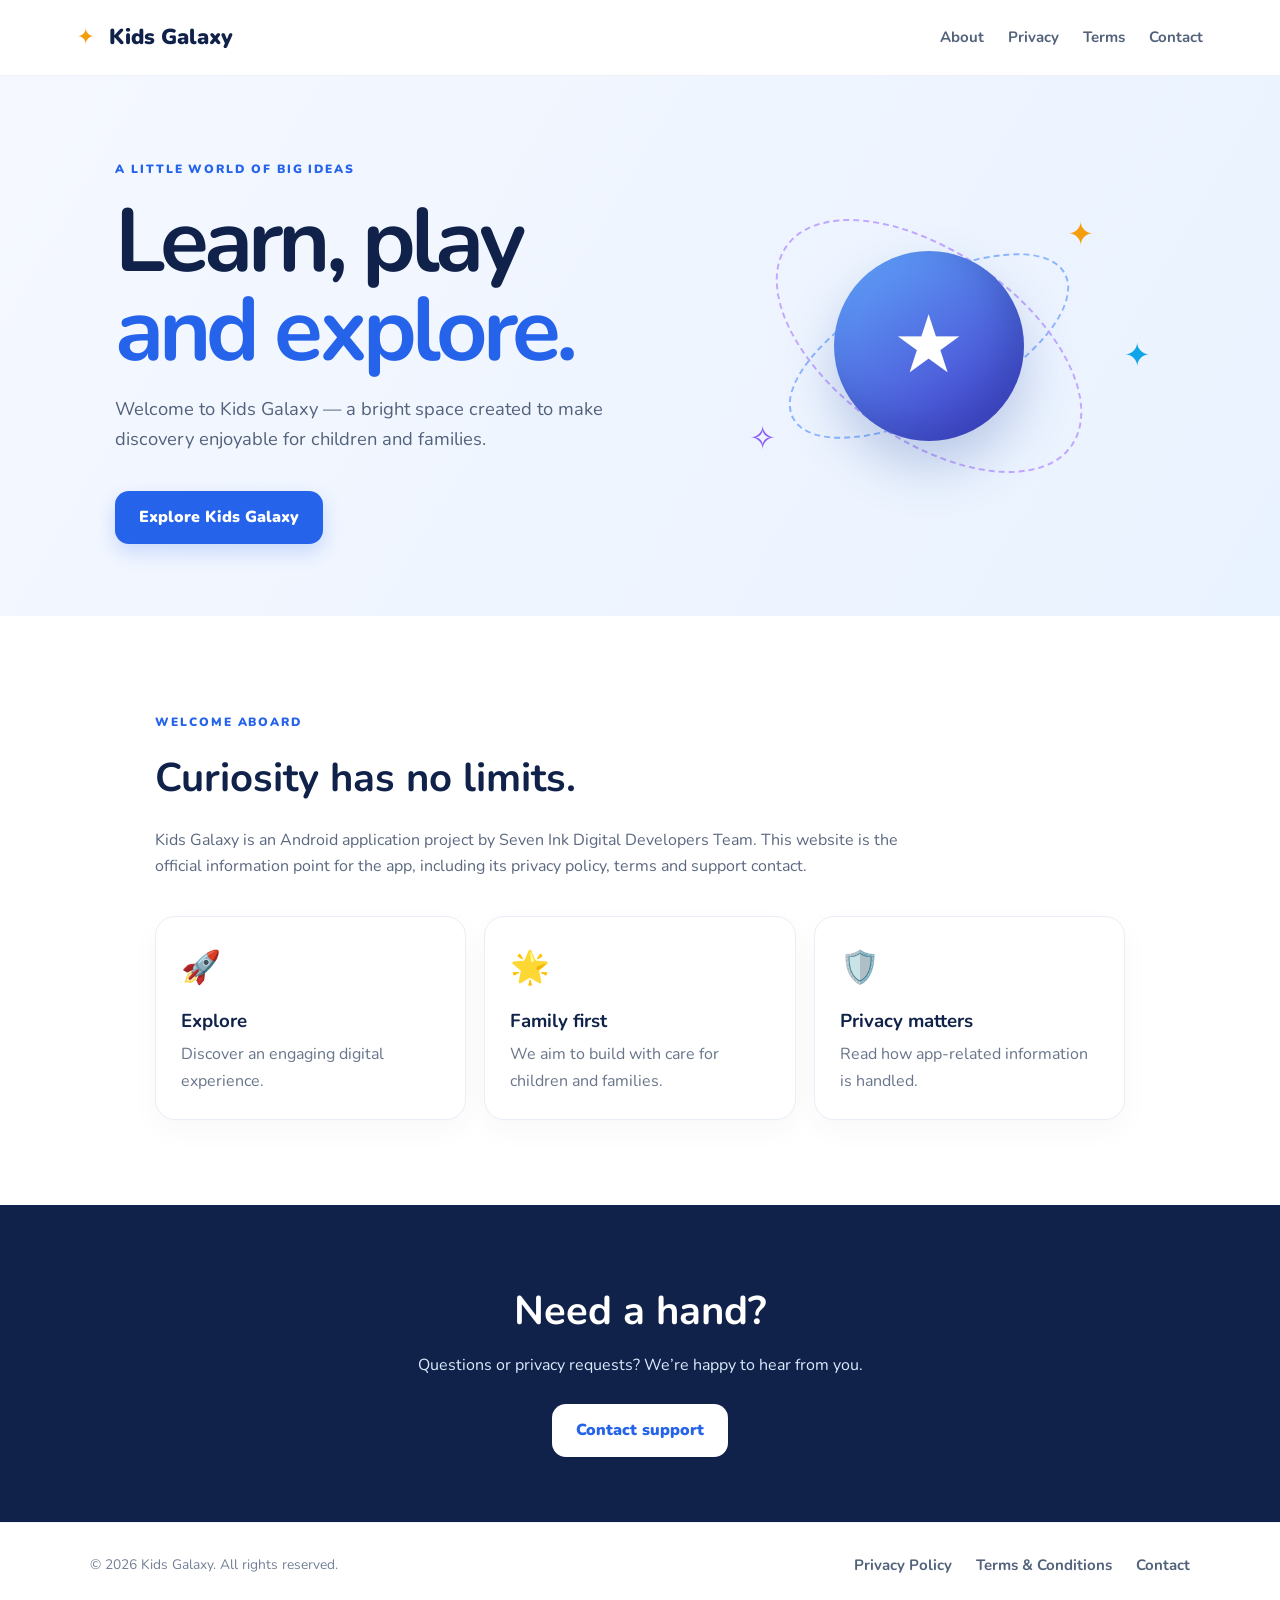
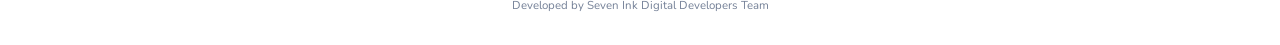
<file: index.html>
<!doctype html>
<html lang="en">
<head>
<meta charset="utf-8"><meta name="viewport" content="width=device-width, initial-scale=1">
<meta name="description" content="Kids Galaxy — a fun, family-friendly learning experience for curious young minds.">
<meta name="theme-color" content="#2563eb">
<title>Kids Galaxy | Learn, Play & Explore</title>
<link rel="stylesheet" href="style.css">
</head>
<body>
<header class="site-header"><a class="brand" href="index.html"><span class="brand-mark">✦</span> Kids Galaxy</a><nav><a href="#about">About</a><a href="privacy-policy.html">Privacy</a><a href="terms.html">Terms</a><a href="contact.html">Contact</a></nav></header>
<main>
<section class="hero"><div class="hero-copy"><p class="eyebrow">A LITTLE WORLD OF BIG IDEAS</p><h1>Learn, play<br><span>and explore.</span></h1><p class="lead">Welcome to Kids Galaxy — a bright space created to make discovery enjoyable for children and families.</p><a class="button" href="#about">Explore Kids Galaxy</a></div><div class="hero-art" aria-hidden="true"><div class="planet">★</div><div class="orbit orbit-one"></div><div class="orbit orbit-two"></div><span class="spark s1">✦</span><span class="spark s2">✧</span><span class="spark s3">✦</span></div></section>
<section id="about" class="section"><p class="eyebrow">WELCOME ABOARD</p><h2>Curiosity has no limits.</h2><p>Kids Galaxy is an Android application project by Seven Ink Digital Developers Team. This website is the official information point for the app, including its privacy policy, terms and support contact.</p><div class="tiles"><article><span>🚀</span><h3>Explore</h3><p>Discover an engaging digital experience.</p></article><article><span>🌟</span><h3>Family first</h3><p>We aim to build with care for children and families.</p></article><article><span>🛡️</span><h3>Privacy matters</h3><p>Read how app-related information is handled.</p></article></div></section>
<section class="cta"><h2>Need a hand?</h2><p>Questions or privacy requests? We’re happy to hear from you.</p><a href="mailto:seveninkdigitaldevelopers@gmail.com" class="button button-light">Contact support</a></section>
</main>
<footer><span>© 2026 Kids Galaxy. All rights reserved.</span><div><a href="privacy-policy.html">Privacy Policy</a><a href="terms.html">Terms & Conditions</a><a href="contact.html">Contact</a></div><small>Developed by Seven Ink Digital Developers Team</small></footer>
</body></html>
</file>
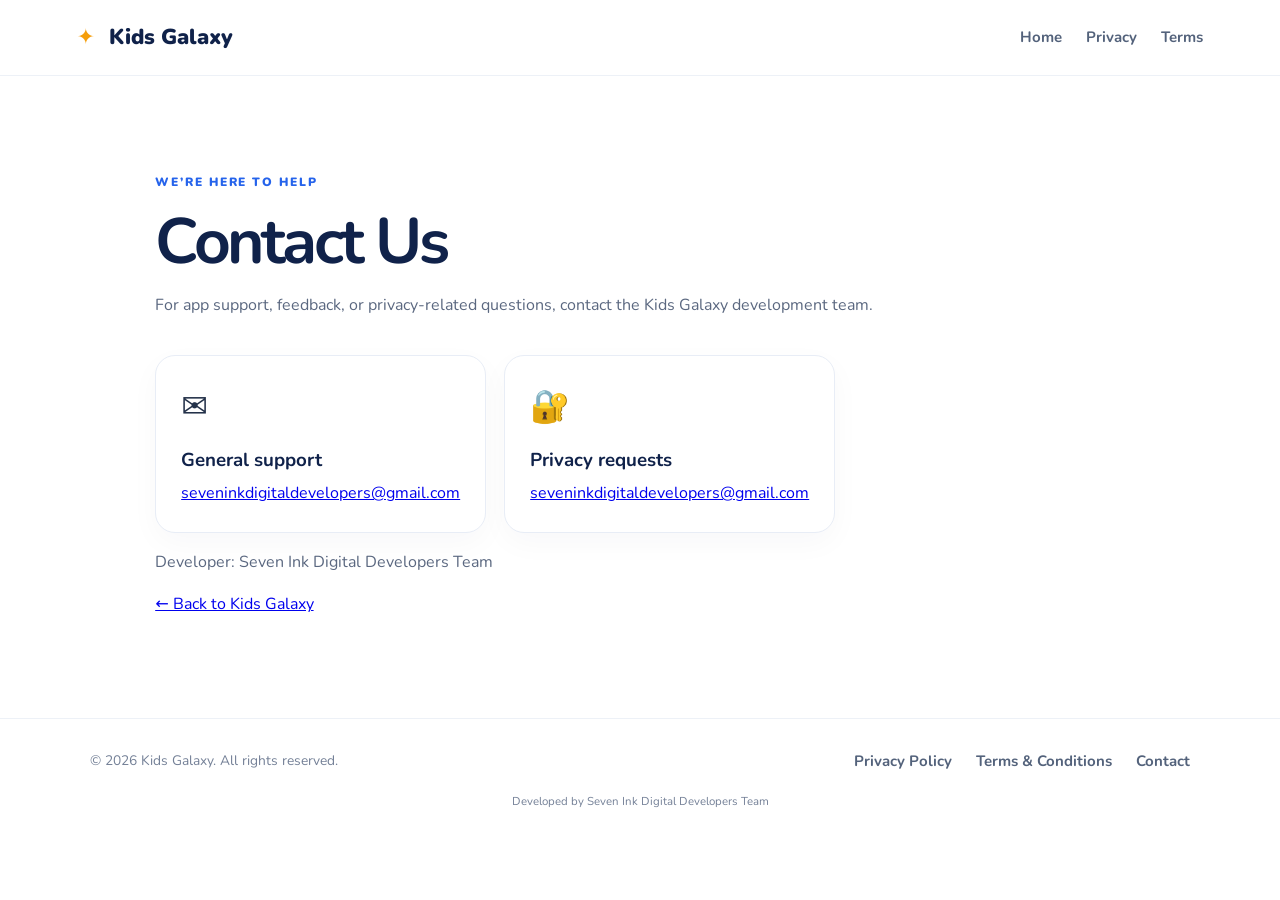
<file: contact.html>
<!doctype html><html lang="en"><head><meta charset="utf-8"><meta name="viewport" content="width=device-width,initial-scale=1"><title>Contact | Kids Galaxy</title><link rel="stylesheet" href="style.css"></head><body><header class="site-header"><a class="brand" href="index.html"><span class="brand-mark">✦</span> Kids Galaxy</a><nav><a href="index.html">Home</a><a href="privacy-policy.html">Privacy</a><a href="terms.html">Terms</a></nav></header><main class="section"><p class="eyebrow">WE’RE HERE TO HELP</p><h1 style="font-size:clamp(2.5rem,6vw,4rem)">Contact Us</h1><p>For app support, feedback, or privacy-related questions, contact the Kids Galaxy development team.</p><div class="tiles"><article><span>✉️</span><h3>General support</h3><p><a href="mailto:seveninkdigitaldevelopers@gmail.com">seveninkdigitaldevelopers@gmail.com</a></p></article><article><span>🔐</span><h3>Privacy requests</h3><p><a href="mailto:seveninkdigitaldevelopers@gmail.com">seveninkdigitaldevelopers@gmail.com</a></p></article></div><p>Developer: Seven Ink Digital Developers Team</p><p><a href="index.html">← Back to Kids Galaxy</a></p></main><footer><span>© 2026 Kids Galaxy. All rights reserved.</span><div><a href="privacy-policy.html">Privacy Policy</a><a href="terms.html">Terms & Conditions</a><a href="contact.html">Contact</a></div><small>Developed by Seven Ink Digital Developers Team</small></footer></body></html>
</file>
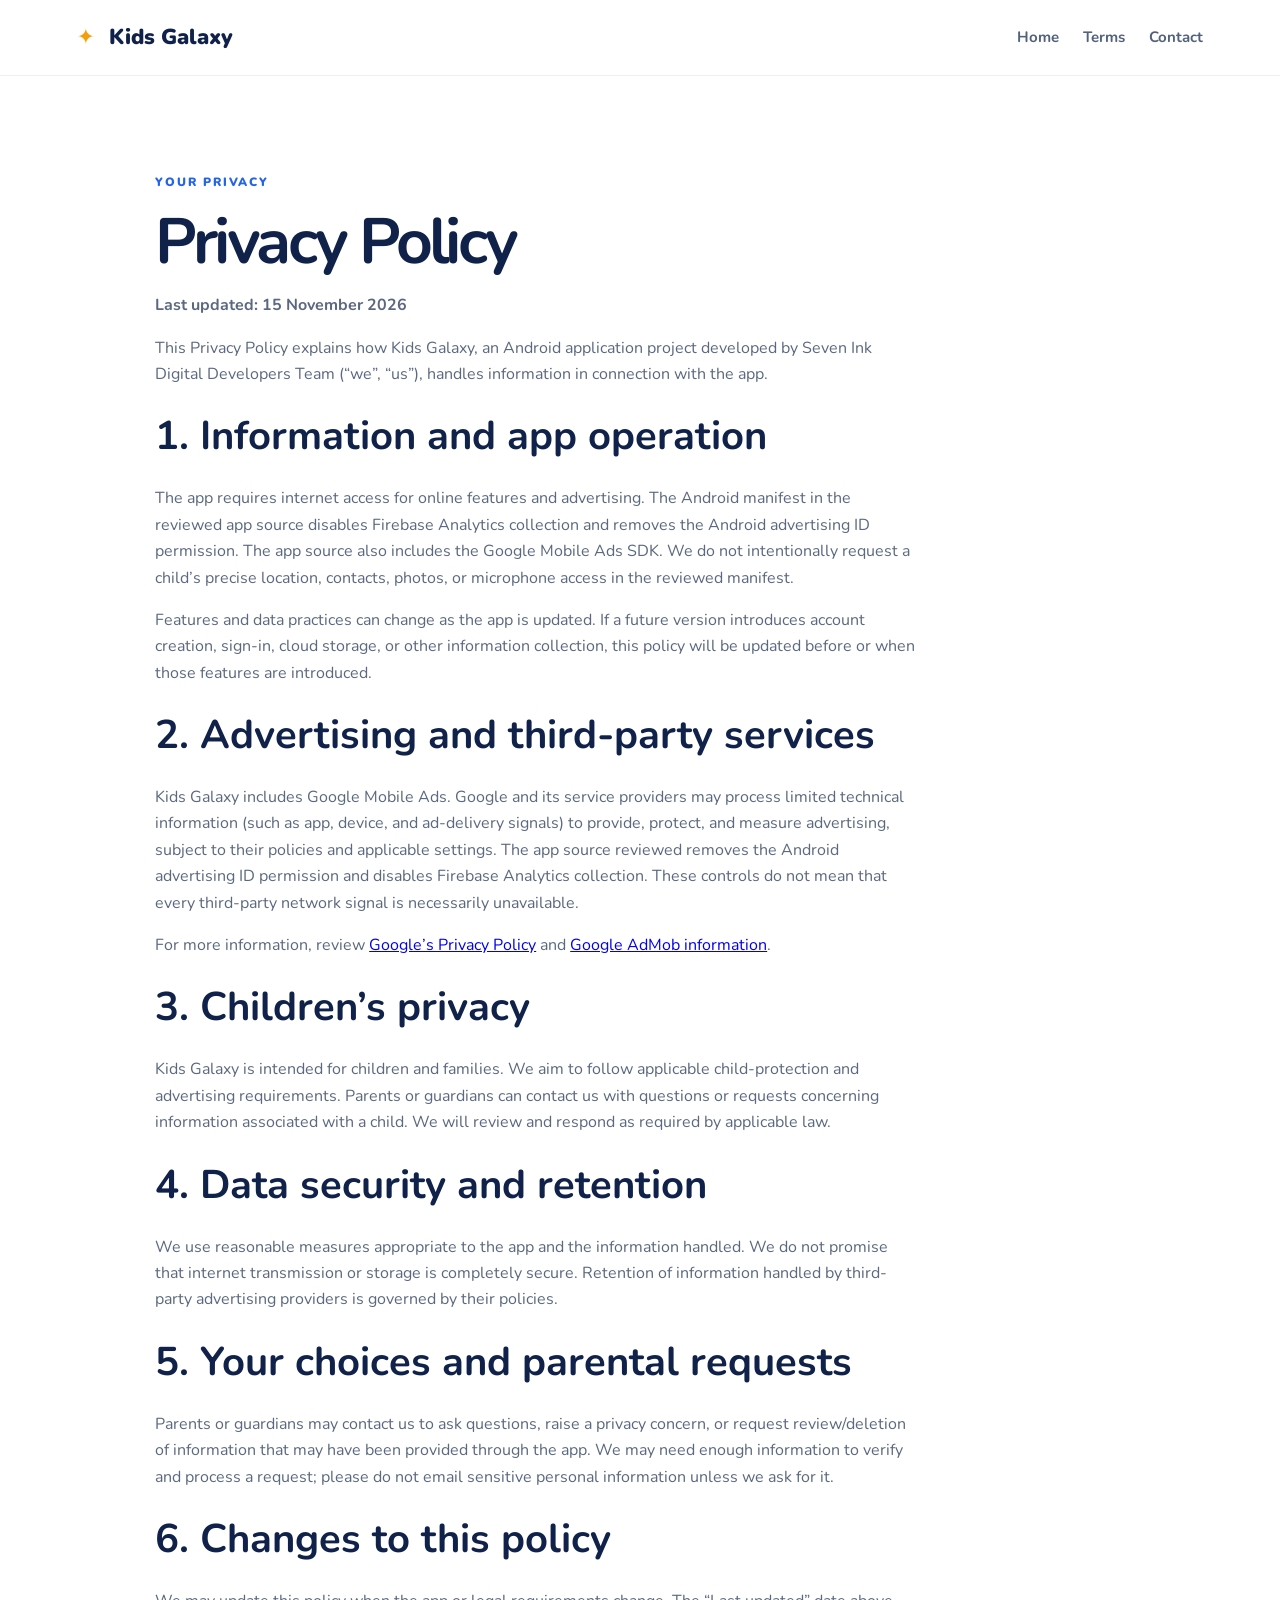
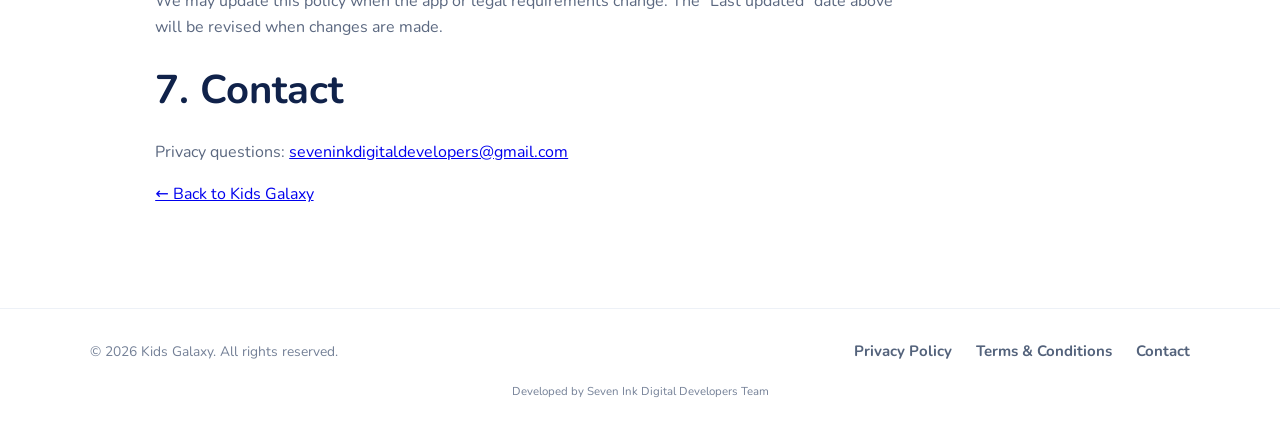
<file: privacy-policy.html>
<!doctype html><html lang="en"><head><meta charset="utf-8"><meta name="viewport" content="width=device-width,initial-scale=1"><title>Privacy Policy | Kids Galaxy</title><link rel="stylesheet" href="style.css"></head><body><header class="site-header"><a class="brand" href="index.html"><span class="brand-mark">✦</span> Kids Galaxy</a><nav><a href="index.html">Home</a><a href="terms.html">Terms</a><a href="contact.html">Contact</a></nav></header><main class="section"><p class="eyebrow">YOUR PRIVACY</p><h1 style="font-size:clamp(2.5rem,6vw,4rem)">Privacy Policy</h1><p><strong>Last updated: 15 November 2026</strong></p><p>This Privacy Policy explains how Kids Galaxy, an Android application project developed by Seven Ink Digital Developers Team (“we”, “us”), handles information in connection with the app.</p><h2>1. Information and app operation</h2><p>The app requires internet access for online features and advertising. The Android manifest in the reviewed app source disables Firebase Analytics collection and removes the Android advertising ID permission. The app source also includes the Google Mobile Ads SDK. We do not intentionally request a child’s precise location, contacts, photos, or microphone access in the reviewed manifest.</p><p>Features and data practices can change as the app is updated. If a future version introduces account creation, sign-in, cloud storage, or other information collection, this policy will be updated before or when those features are introduced.</p><h2>2. Advertising and third-party services</h2><p>Kids Galaxy includes Google Mobile Ads. Google and its service providers may process limited technical information (such as app, device, and ad-delivery signals) to provide, protect, and measure advertising, subject to their policies and applicable settings. The app source reviewed removes the Android advertising ID permission and disables Firebase Analytics collection. These controls do not mean that every third-party network signal is necessarily unavailable.</p><p>For more information, review <a href="https://policies.google.com/privacy">Google’s Privacy Policy</a> and <a href="https://support.google.com/admob/">Google AdMob information</a>.</p><h2>3. Children’s privacy</h2><p>Kids Galaxy is intended for children and families. We aim to follow applicable child-protection and advertising requirements. Parents or guardians can contact us with questions or requests concerning information associated with a child. We will review and respond as required by applicable law.</p><h2>4. Data security and retention</h2><p>We use reasonable measures appropriate to the app and the information handled. We do not promise that internet transmission or storage is completely secure. Retention of information handled by third-party advertising providers is governed by their policies.</p><h2>5. Your choices and parental requests</h2><p>Parents or guardians may contact us to ask questions, raise a privacy concern, or request review/deletion of information that may have been provided through the app. We may need enough information to verify and process a request; please do not email sensitive personal information unless we ask for it.</p><h2>6. Changes to this policy</h2><p>We may update this policy when the app or legal requirements change. The “Last updated” date above will be revised when changes are made.</p><h2>7. Contact</h2><p>Privacy questions: <a href="mailto:seveninkdigitaldevelopers@gmail.com">seveninkdigitaldevelopers@gmail.com</a></p><p><a href="index.html">← Back to Kids Galaxy</a></p></main><footer><span>© 2026 Kids Galaxy. All rights reserved.</span><div><a href="privacy-policy.html">Privacy Policy</a><a href="terms.html">Terms & Conditions</a><a href="contact.html">Contact</a></div><small>Developed by Seven Ink Digital Developers Team</small></footer></body></html>
</file>
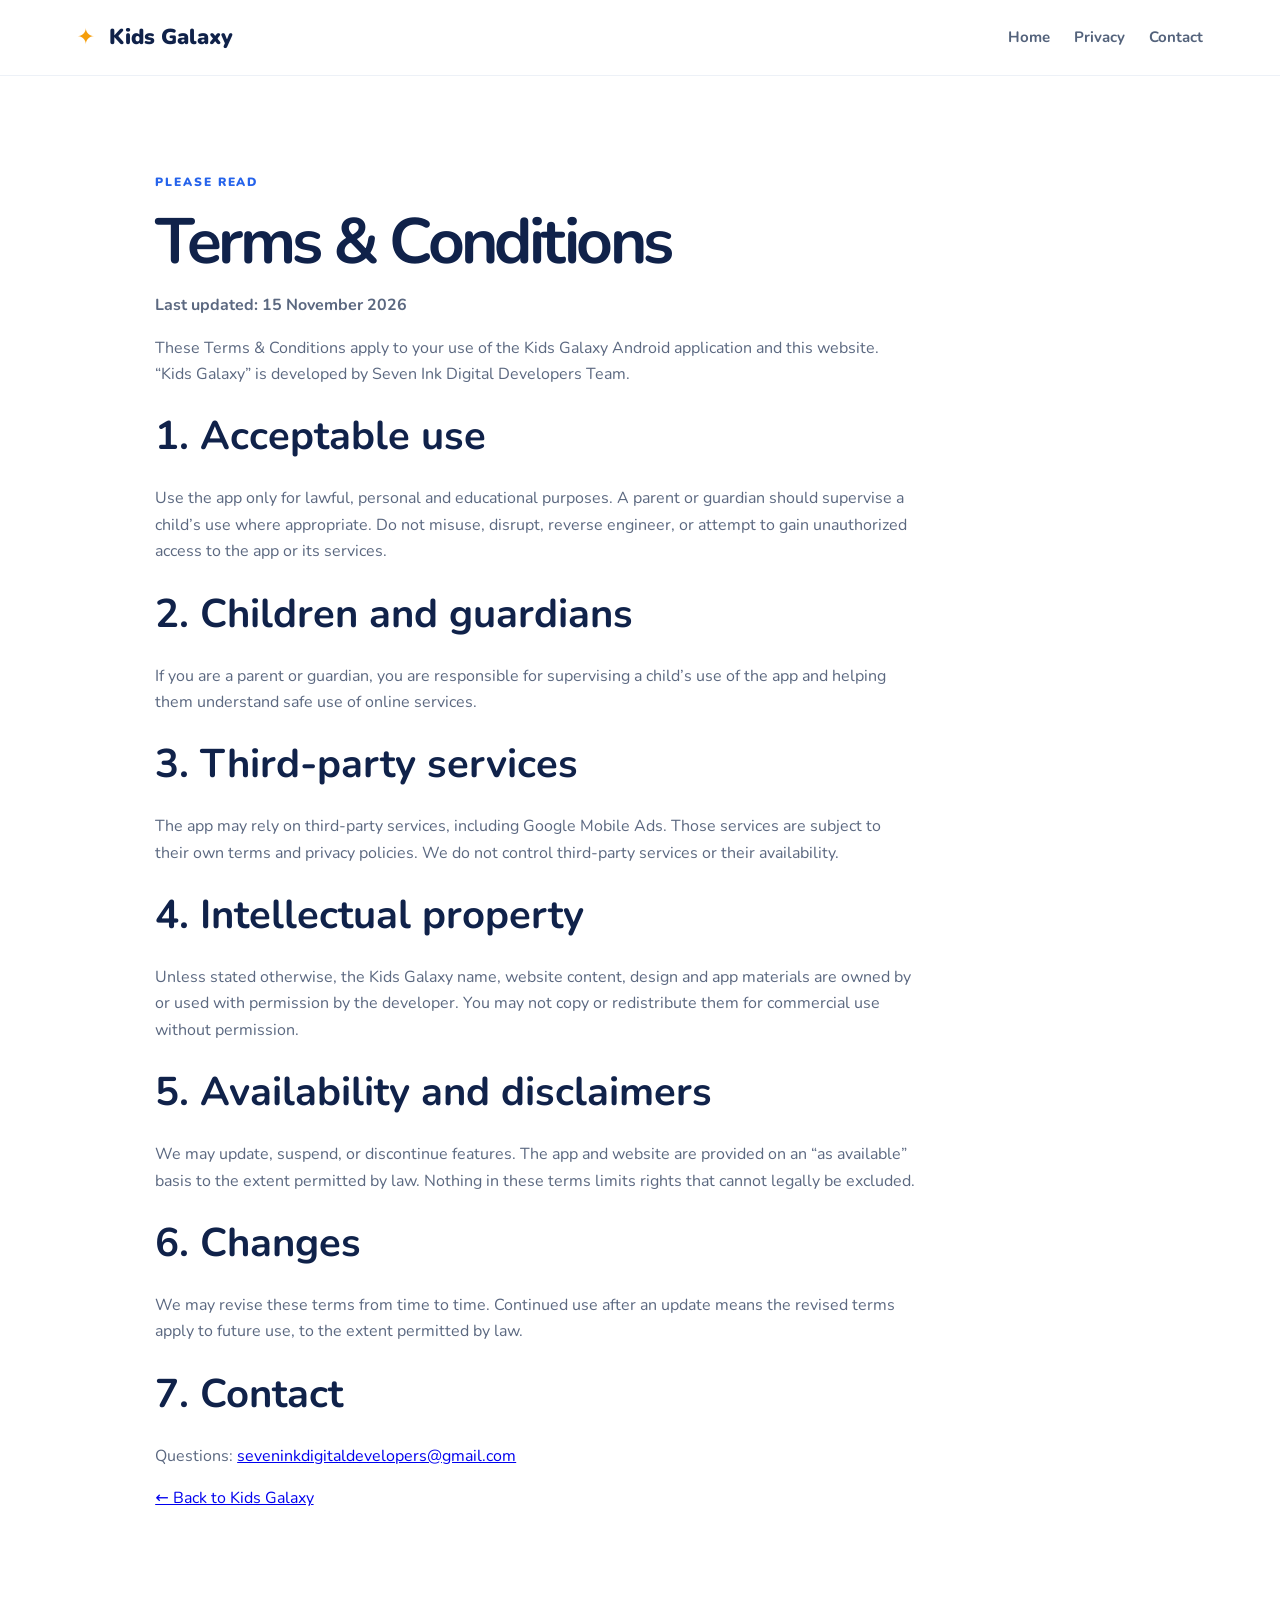
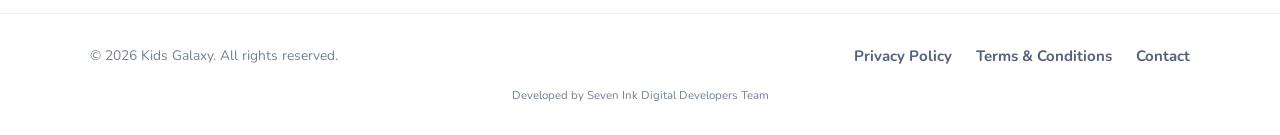
<file: terms.html>
<!doctype html><html lang="en"><head><meta charset="utf-8"><meta name="viewport" content="width=device-width,initial-scale=1"><title>Terms & Conditions | Kids Galaxy</title><link rel="stylesheet" href="style.css"></head><body><header class="site-header"><a class="brand" href="index.html"><span class="brand-mark">✦</span> Kids Galaxy</a><nav><a href="index.html">Home</a><a href="privacy-policy.html">Privacy</a><a href="contact.html">Contact</a></nav></header><main class="section"><p class="eyebrow">PLEASE READ</p><h1 style="font-size:clamp(2.5rem,6vw,4rem)">Terms & Conditions</h1><p><strong>Last updated: 15 November 2026</strong></p><p>These Terms & Conditions apply to your use of the Kids Galaxy Android application and this website. “Kids Galaxy” is developed by Seven Ink Digital Developers Team.</p><h2>1. Acceptable use</h2><p>Use the app only for lawful, personal and educational purposes. A parent or guardian should supervise a child’s use where appropriate. Do not misuse, disrupt, reverse engineer, or attempt to gain unauthorized access to the app or its services.</p><h2>2. Children and guardians</h2><p>If you are a parent or guardian, you are responsible for supervising a child’s use of the app and helping them understand safe use of online services.</p><h2>3. Third-party services</h2><p>The app may rely on third-party services, including Google Mobile Ads. Those services are subject to their own terms and privacy policies. We do not control third-party services or their availability.</p><h2>4. Intellectual property</h2><p>Unless stated otherwise, the Kids Galaxy name, website content, design and app materials are owned by or used with permission by the developer. You may not copy or redistribute them for commercial use without permission.</p><h2>5. Availability and disclaimers</h2><p>We may update, suspend, or discontinue features. The app and website are provided on an “as available” basis to the extent permitted by law. Nothing in these terms limits rights that cannot legally be excluded.</p><h2>6. Changes</h2><p>We may revise these terms from time to time. Continued use after an update means the revised terms apply to future use, to the extent permitted by law.</p><h2>7. Contact</h2><p>Questions: <a href="mailto:seveninkdigitaldevelopers@gmail.com">seveninkdigitaldevelopers@gmail.com</a></p><p><a href="index.html">← Back to Kids Galaxy</a></p></main><footer><span>© 2026 Kids Galaxy. All rights reserved.</span><div><a href="privacy-policy.html">Privacy Policy</a><a href="terms.html">Terms & Conditions</a><a href="contact.html">Contact</a></div><small>Developed by Seven Ink Digital Developers Team</small></footer></body></html>
</file>
<file: style.css>
@import url('https://fonts.googleapis.com/css2?family=Nunito:wght@400;600;700;800;900&display=swap');
:root{--blue:#2563eb;--navy:#10224a;--sky:#eaf2ff;--ink:#24324a}*{box-sizing:border-box}html{scroll-behavior:smooth}body{margin:0;font-family:Nunito,system-ui,sans-serif;color:var(--ink);line-height:1.65;background:#fff}.site-header{height:76px;padding:0 max(6vw,22px);display:flex;align-items:center;justify-content:space-between;border-bottom:1px solid #edf1f7}.brand{font-size:1.35rem;font-weight:900;color:var(--navy);text-decoration:none}.brand-mark{color:#f59e0b;margin-right:8px}nav,footer div{display:flex;gap:24px}nav a,footer a{color:#53627b;text-decoration:none;font-weight:700;font-size:.94rem}nav a:hover,footer a:hover{color:var(--blue)}.hero{min-height:540px;padding:70px 9vw;display:grid;grid-template-columns:1.1fr .9fr;align-items:center;background:linear-gradient(120deg,#f5f8ff,#e9f2ff)}.eyebrow{font-size:.75rem;letter-spacing:.16em;font-weight:900;color:var(--blue)}h1{font-size:clamp(3.2rem,7vw,5.8rem);line-height:.99;letter-spacing:-.055em;color:var(--navy);margin:18px 0}h1 span{color:var(--blue)}.lead{max-width:510px;font-size:1.15rem;color:#53627b}.button{display:inline-block;margin-top:18px;background:var(--blue);color:white;text-decoration:none;font-weight:900;padding:13px 24px;border-radius:14px;box-shadow:0 8px 20px #2563eb35}.hero-art{height:330px;position:relative;display:grid;place-items:center}.planet{width:190px;height:190px;border-radius:50%;display:grid;place-items:center;font-size:5rem;color:#fff;background:linear-gradient(145deg,#60a5fa,#4338ca);box-shadow:inset -18px -18px 35px #1e3a8a55,0 25px 50px #3155a544;z-index:2}.orbit{position:absolute;border:2px dashed #8bb5ff;border-radius:50%;width:310px;height:130px;transform:rotate(-28deg)}.orbit-two{width:350px;height:190px;transform:rotate(35deg);border-color:#c2a7ff}.spark{position:absolute;color:#f59e0b;font-size:2rem}.s1{top:28px;right:15%}.s2{bottom:45px;left:12%;color:#8b5cf6}.s3{top:45%;right:3%;color:#0ea5e9}.section{padding:85px 9vw;max-width:1200px;margin:auto}.section h2,.cta h2{font-size:2.5rem;color:var(--navy);margin:8px 0}.section>p:not(.eyebrow){max-width:760px;color:#5b6880}.tiles{display:grid;grid-template-columns:repeat(3,1fr);gap:18px;margin-top:36px}.tiles article{padding:25px;border:1px solid #e8edf6;border-radius:20px;background:#fff;box-shadow:0 10px 30px #14264b08}.tiles article span{font-size:2rem}.tiles h3{color:var(--navy);margin:12px 0 4px}.tiles p{margin:0;color:#68758a}.cta{text-align:center;padding:65px 20px;background:var(--navy);color:#dbeafe}.cta h2{color:white}.cta p{margin:8px}.button-light{background:white;color:var(--blue);box-shadow:none}footer{padding:30px 7vw;display:flex;gap:18px;align-items:center;justify-content:space-between;flex-wrap:wrap;border-top:1px solid #edf1f7;font-size:.86rem;color:#748097}footer small{width:100%;text-align:center}@media(max-width:700px){.site-header{height:auto;min-height:70px;align-items:flex-start;flex-direction:column;padding:15px 22px;gap:8px}nav{gap:16px;flex-wrap:wrap}.hero{grid-template-columns:1fr;padding:55px 8vw 30px}.hero-art{height:260px}.planet{width:145px;height:145px}.orbit{width:250px}.section{padding:60px 8vw}.tiles{grid-template-columns:1fr}.section h2,.cta h2{font-size:2rem}footer{flex-direction:column;align-items:center;text-align:center}footer div{flex-wrap:wrap;justify-content:center;gap:14px}}
</file>
